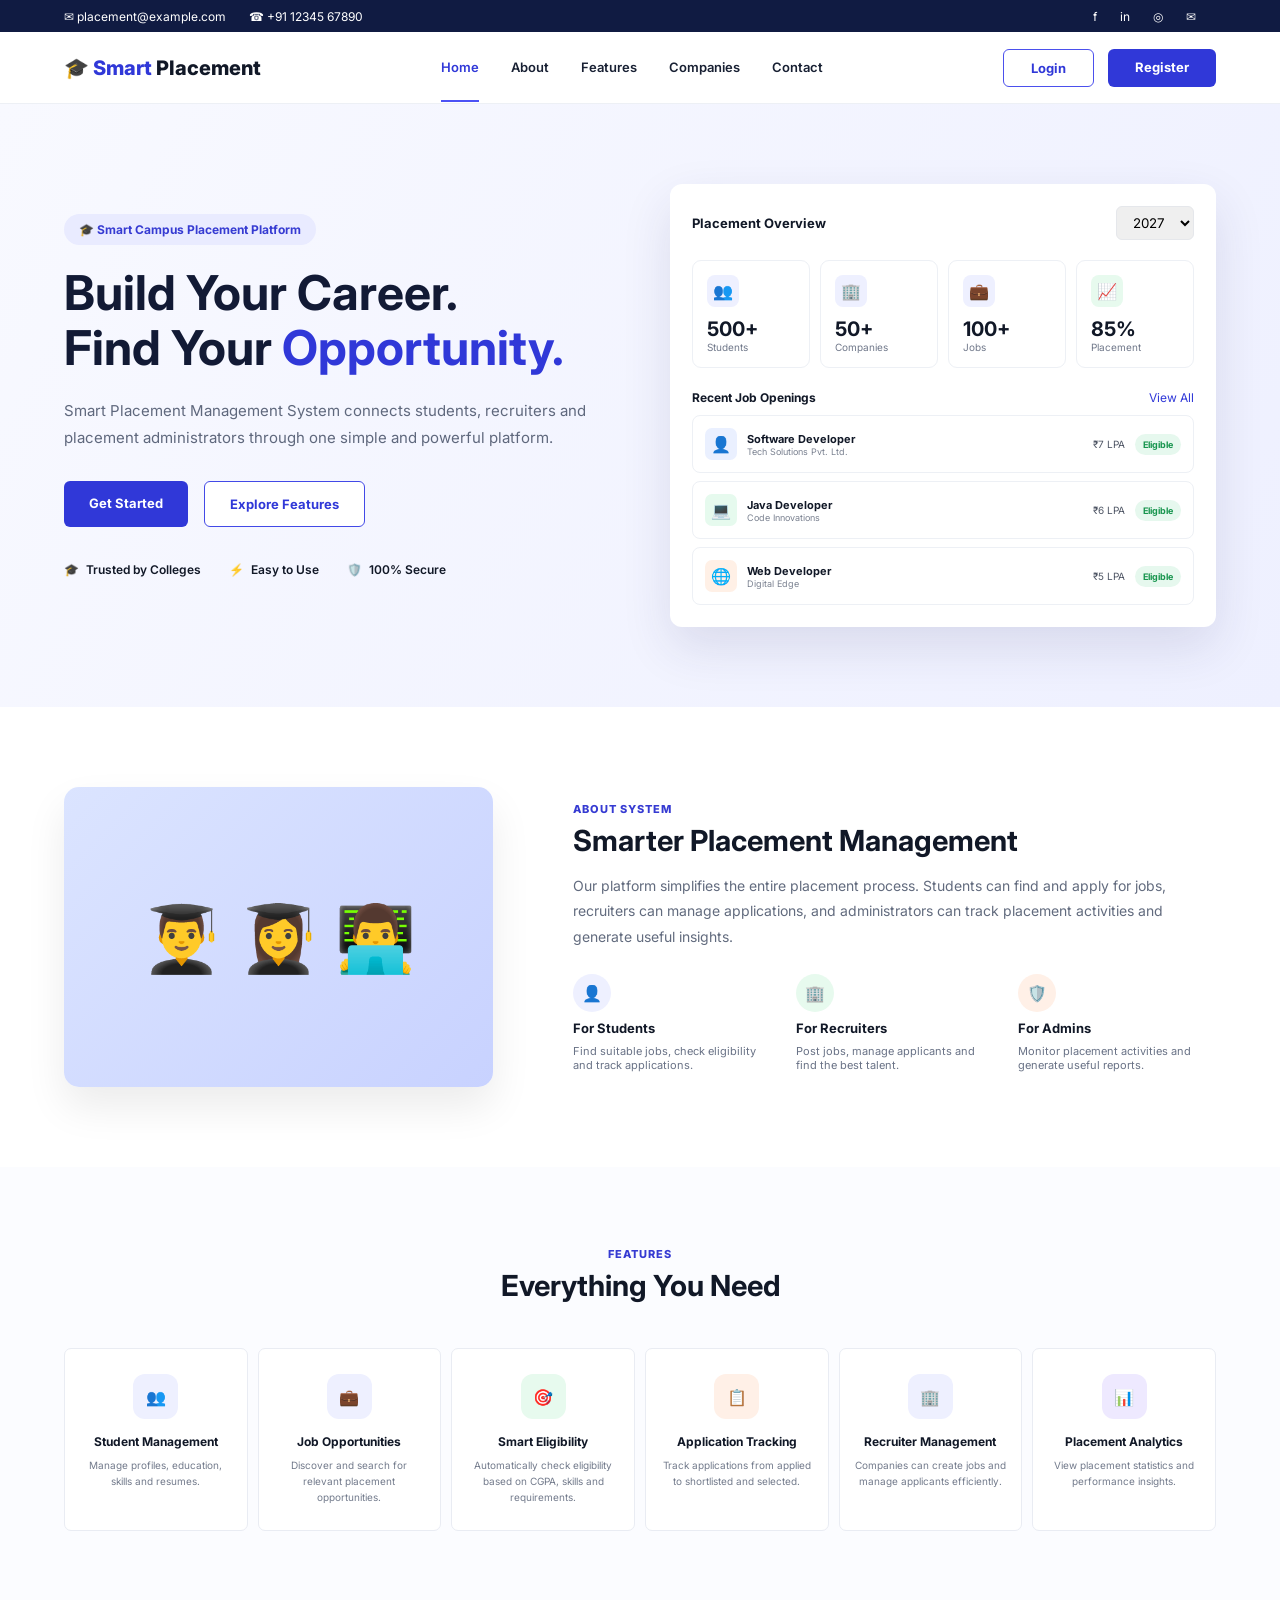
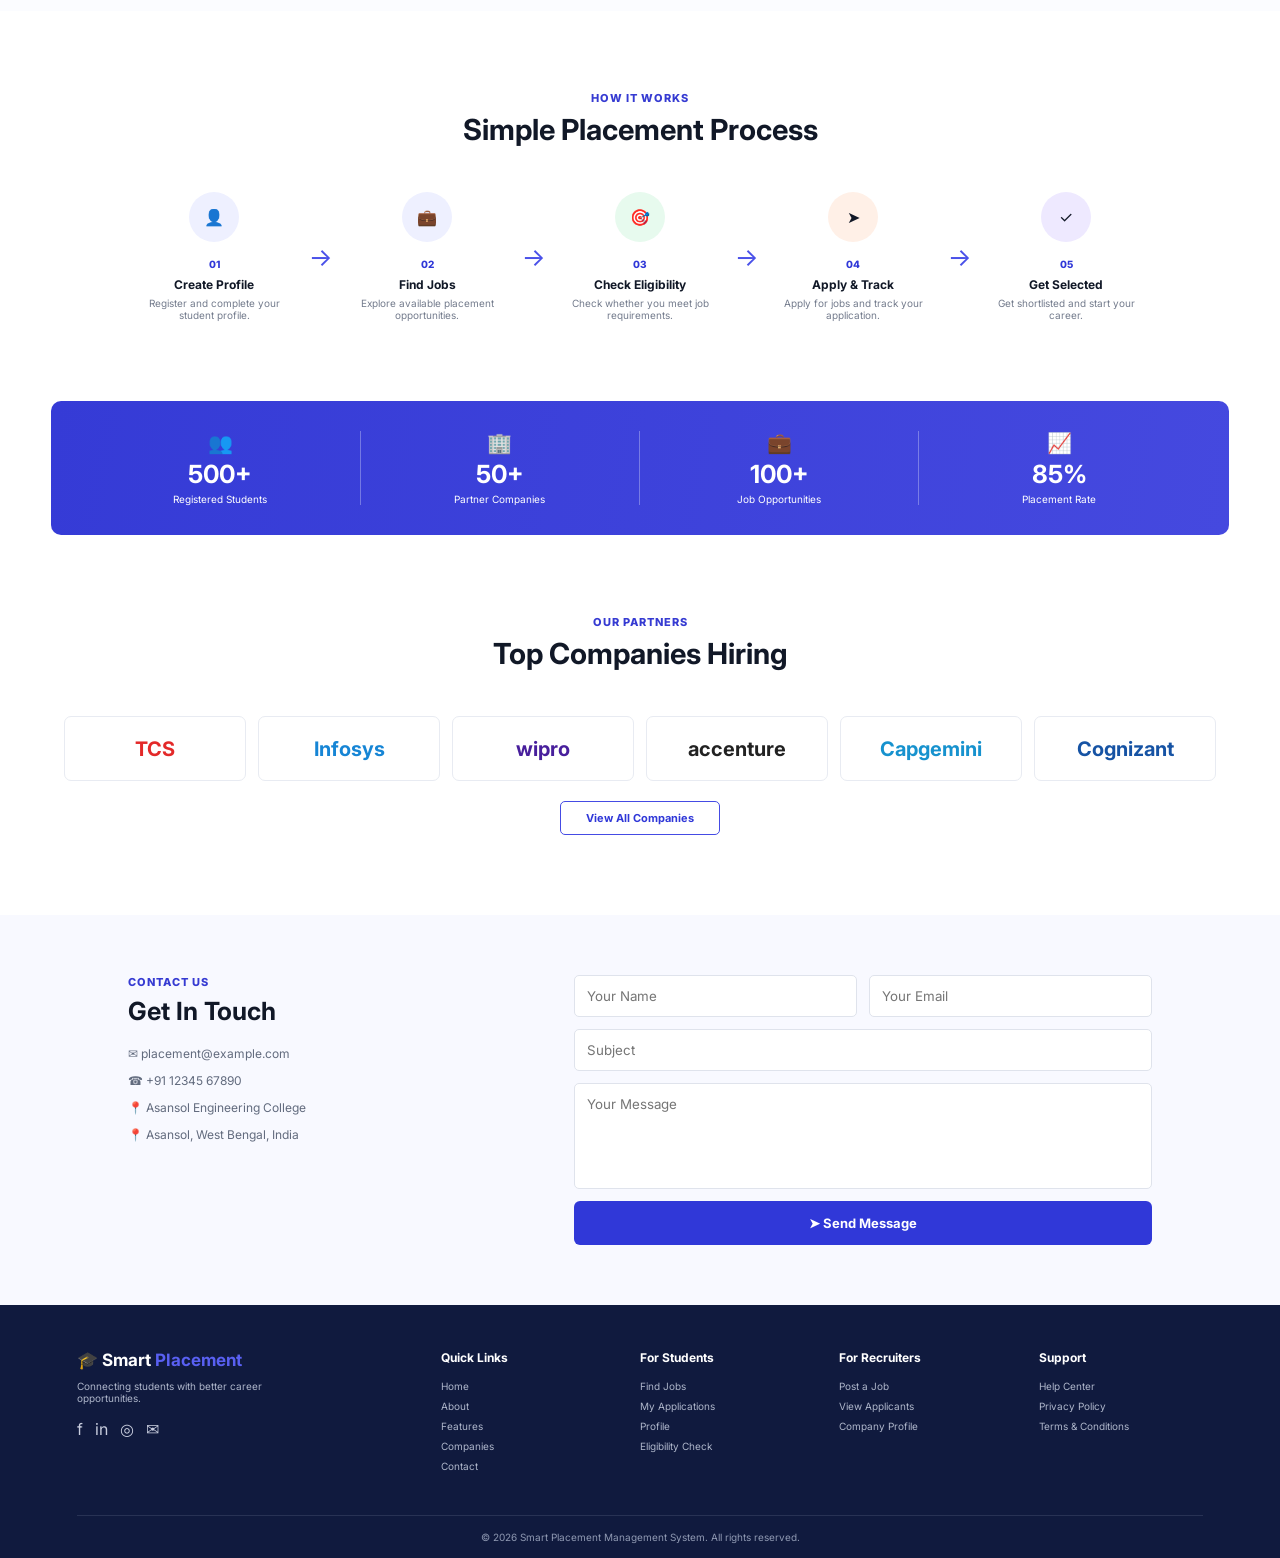
<file: frontend/index.html>
<!DOCTYPE html>
<html lang="en">

<head>
    <meta charset="UTF-8">
    <meta name="viewport" content="width=device-width, initial-scale=1.0">

    <title>Smart Placement Management System</title>

    <link rel="stylesheet" href="./css/style.css">
    <script src="./js/script.js"></script>
</head>
    <!-- TOP BAR -->
    <div class="top-bar">
        <div>
            <span>✉ placement@example.com</span>
            <span>☎ +91 12345 67890</span>
        </div>

        <div>
            <span>f</span>
            <span>in</span>
            <span>◎</span>
            <span>✉</span>
        </div>
    </div>


    <!-- NAVBAR -->
    <header class="navbar">

        <div class="logo">
            🎓 <span>Smart</span> Placement
        </div>

        <nav id="navMenu">
            <a href="#home" class="active">Home</a>
            <a href="#about">About</a>
            <a href="#features">Features</a>
            <a href="#companies">Companies</a>
            <a href="#contact">Contact</a>
        </nav>

        <div class="nav-buttons">
            <a href="login.html" class="login-btn">Login</a>
            <a href="register.html" class="register-btn">Register</a>
        </div>

        <button class="menu-btn" id="menuBtn">☰</button>

    </header>


    <!-- HERO -->
    <section class="hero" id="home">

        <div class="hero-left">

            <div class="tag">
                🎓 Smart Campus Placement Platform
            </div>

            <h1>
                Build Your Career.
                <br>
                Find Your
                <span>Opportunity.</span>
            </h1>

            <p>
                Smart Placement Management System connects students,
                recruiters and placement administrators through one
                simple and powerful platform.
            </p>

            <div class="hero-buttons">

                <a href="register.html" class="btn-primary">
                    Get Started
                </a>

                <a href="#features" class="btn-outline">
                    Explore Features
                </a>

            </div>

            <div class="trust">

                <div>
                    🎓
                    <span>Trusted by Colleges</span>
                </div>

                <div>
                    ⚡
                    <span>Easy to Use</span>
                </div>

                <div>
                    🛡️
                    <span>100% Secure</span>
                </div>

            </div>

        </div>


        <!-- DASHBOARD PREVIEW -->
        <div class="dashboard-preview">

            <div class="dashboard-header">
                <strong>Placement Overview</strong>

                <select>
                    <option>2027</option>
                    <option>2026</option>
                    <option>2025</option>
                </select>
            </div>


            <div class="dashboard-stats">

                <div class="dashboard-stat">
                    <div class="stat-icon">👥</div>
                    <h2>500+</h2>
                    <p>Students</p>
                </div>

                <div class="dashboard-stat">
                    <div class="stat-icon">🏢</div>
                    <h2>50+</h2>
                    <p>Companies</p>
                </div>

                <div class="dashboard-stat">
                    <div class="stat-icon">💼</div>
                    <h2>100+</h2>
                    <p>Jobs</p>
                </div>

                <div class="dashboard-stat">
                    <div class="stat-icon green">📈</div>
                    <h2>85%</h2>
                    <p>Placement</p>
                </div>

            </div>


            <div class="recent-header">
                <strong>Recent Job Openings</strong>
                <a href="#">View All</a>
            </div>


            <div class="job">

                <div class="job-icon">👤</div>

                <div class="job-info">
                    <strong>Software Developer</strong>
                    <span>Tech Solutions Pvt. Ltd.</span>
                </div>

                <span class="salary">₹7 LPA</span>

                <span class="eligible">Eligible</span>

            </div>


            <div class="job">

                <div class="job-icon green-icon">💻</div>

                <div class="job-info">
                    <strong>Java Developer</strong>
                    <span>Code Innovations</span>
                </div>

                <span class="salary">₹6 LPA</span>

                <span class="eligible">Eligible</span>

            </div>


            <div class="job">

                <div class="job-icon orange-icon">🌐</div>

                <div class="job-info">
                    <strong>Web Developer</strong>
                    <span>Digital Edge</span>
                </div>

                <span class="salary">₹5 LPA</span>

                <span class="eligible">Eligible</span>

            </div>

        </div>

    </section>


    <!-- ABOUT -->
    <section class="about section" id="about">

        <div class="about-image">

            <div class="student-image">
                👨‍🎓 👩‍🎓 👨‍💻
            </div>

            <div class="dots"></div>

        </div>


        <div class="about-content">

            <div class="small-title">
                ABOUT SYSTEM
            </div>

            <h2>
                Smarter Placement Management
            </h2>

            <p>
                Our platform simplifies the entire placement process.
                Students can find and apply for jobs, recruiters can
                manage applications, and administrators can track
                placement activities and generate useful insights.
            </p>


            <div class="about-cards">

                <div>
                    <div class="about-icon blue">👤</div>
                    <h3>For Students</h3>
                    <p>
                        Find suitable jobs, check eligibility
                        and track applications.
                    </p>
                </div>

                <div>
                    <div class="about-icon green">🏢</div>
                    <h3>For Recruiters</h3>
                    <p>
                        Post jobs, manage applicants
                        and find the best talent.
                    </p>
                </div>

                <div>
                    <div class="about-icon orange">🛡️</div>
                    <h3>For Admins</h3>
                    <p>
                        Monitor placement activities
                        and generate useful reports.
                    </p>
                </div>

            </div>

        </div>

    </section>


    <!-- FEATURES -->
    <section class="features section" id="features">

        <div class="section-heading">
            <div class="small-title">FEATURES</div>
            <h2>Everything You Need</h2>
        </div>


        <div class="feature-grid">

            <div class="feature-card">
                <div class="feature-icon blue">👥</div>
                <h3>Student Management</h3>
                <p>
                    Manage profiles, education,
                    skills and resumes.
                </p>
            </div>


            <div class="feature-card">
                <div class="feature-icon blue">💼</div>
                <h3>Job Opportunities</h3>
                <p>
                    Discover and search for relevant
                    placement opportunities.
                </p>
            </div>


            <div class="feature-card">
                <div class="feature-icon green">🎯</div>
                <h3>Smart Eligibility</h3>
                <p>
                    Automatically check eligibility
                    based on CGPA, skills and requirements.
                </p>
            </div>


            <div class="feature-card">
                <div class="feature-icon orange">📋</div>
                <h3>Application Tracking</h3>
                <p>
                    Track applications from applied
                    to shortlisted and selected.
                </p>
            </div>


            <div class="feature-card">
                <div class="feature-icon blue">🏢</div>
                <h3>Recruiter Management</h3>
                <p>
                    Companies can create jobs and
                    manage applicants efficiently.
                </p>
            </div>


            <div class="feature-card">
                <div class="feature-icon purple">📊</div>
                <h3>Placement Analytics</h3>
                <p>
                    View placement statistics and
                    performance insights.
                </p>
            </div>

        </div>

    </section>


    <!-- HOW IT WORKS -->
    <section class="how section">

        <div class="section-heading">
            <div class="small-title">HOW IT WORKS</div>
            <h2>Simple Placement Process</h2>
        </div>


        <div class="steps">

            <div class="step">
                <div class="step-circle blue">👤</div>
                <span>01</span>
                <h3>Create Profile</h3>
                <p>Register and complete your student profile.</p>
            </div>

            <div class="arrow">→</div>

            <div class="step">
                <div class="step-circle blue">💼</div>
                <span>02</span>
                <h3>Find Jobs</h3>
                <p>Explore available placement opportunities.</p>
            </div>

            <div class="arrow">→</div>

            <div class="step">
                <div class="step-circle green">🎯</div>
                <span>03</span>
                <h3>Check Eligibility</h3>
                <p>Check whether you meet job requirements.</p>
            </div>

            <div class="arrow">→</div>

            <div class="step">
                <div class="step-circle orange">➤</div>
                <span>04</span>
                <h3>Apply & Track</h3>
                <p>Apply for jobs and track your application.</p>
            </div>

            <div class="arrow">→</div>

            <div class="step">
                <div class="step-circle purple">✓</div>
                <span>05</span>
                <h3>Get Selected</h3>
                <p>Get shortlisted and start your career.</p>
            </div>

        </div>

    </section>


    <!-- STATISTICS -->
    <section class="statistics">

        <div>
            <span>👥</span>
            <h2>500+</h2>
            <p>Registered Students</p>
        </div>

        <div>
            <span>🏢</span>
            <h2>50+</h2>
            <p>Partner Companies</p>
        </div>

        <div>
            <span>💼</span>
            <h2>100+</h2>
            <p>Job Opportunities</p>
        </div>

        <div>
            <span>📈</span>
            <h2>85%</h2>
            <p>Placement Rate</p>
        </div>

    </section>


    <!-- COMPANIES -->
    <section class="companies section" id="companies">

        <div class="section-heading">
            <div class="small-title">OUR PARTNERS</div>
            <h2>Top Companies Hiring</h2>
        </div>


        <div class="company-grid">

            <div class="company">
                <strong class="tcs">TCS</strong>
            </div>

            <div class="company">
                <strong class="infosys">Infosys</strong>
            </div>

            <div class="company">
                <strong class="wipro">wipro</strong>
            </div>

            <div class="company">
                <strong class="accenture">accenture</strong>
            </div>

            <div class="company">
                <strong class="capgemini">Capgemini</strong>
            </div>

            <div class="company">
                <strong class="cognizant">Cognizant</strong>
            </div>

        </div>

        <div class="center">
            <button class="view-company">
                View All Companies
            </button>
        </div>

    </section>


    <!-- CONTACT -->
    <section class="contact" id="contact">

        <div class="contact-info">

            <div class="small-title">
                CONTACT US
            </div>

            <h2>Get In Touch</h2>

            <p>✉ placement@example.com</p>
            <p>☎ +91 12345 67890</p>
            <p>📍 Asansol Engineering College</p>
            <p>📍 Asansol, West Bengal, India</p>

        </div>


        <form class="contact-form" id="contactForm">

            <div class="form-row">

                <input
                    type="text"
                    id="name"
                    placeholder="Your Name"
                    required
                >

                <input
                    type="email"
                    id="email"
                    placeholder="Your Email"
                    required
                >

            </div>

            <input
                type="text"
                id="subject"
                placeholder="Subject"
                required
            >

            <textarea
                id="message"
                rows="5"
                placeholder="Your Message"
                required
            ></textarea>

            <button type="submit" class="btn-primary">
                ➤ Send Message
            </button>

        </form>

    </section>


    <!-- FOOTER -->
    <footer>

        <div class="footer-grid">

            <div>
                <h2>🎓 Smart <span>Placement</span></h2>

                <p>
                    Connecting students with better
                    career opportunities.
                </p>

                <div class="social">
                    f &nbsp; in &nbsp; ◎ &nbsp; ✉
                </div>
            </div>


            <div>
                <h3>Quick Links</h3>
                <a href="#home">Home</a>
                <a href="#about">About</a>
                <a href="#features">Features</a>
                <a href="#companies">Companies</a>
                <a href="#contact">Contact</a>
            </div>


            <div>
                <h3>For Students</h3>
                <a href="#">Find Jobs</a>
                <a href="#">My Applications</a>
                <a href="#">Profile</a>
                <a href="#">Eligibility Check</a>
            </div>


            <div>
                <h3>For Recruiters</h3>
                <a href="#">Post a Job</a>
                <a href="#">View Applicants</a>
                <a href="#">Company Profile</a>
            </div>


            <div>
                <h3>Support</h3>
                <a href="#">Help Center</a>
                <a href="#">Privacy Policy</a>
                <a href="#">Terms & Conditions</a>
            </div>

        </div>


        <div class="copyright">
            © 2026 Smart Placement Management System.
            All rights reserved.
        </div>

    </footer>


   

</body>

</html>
</file>
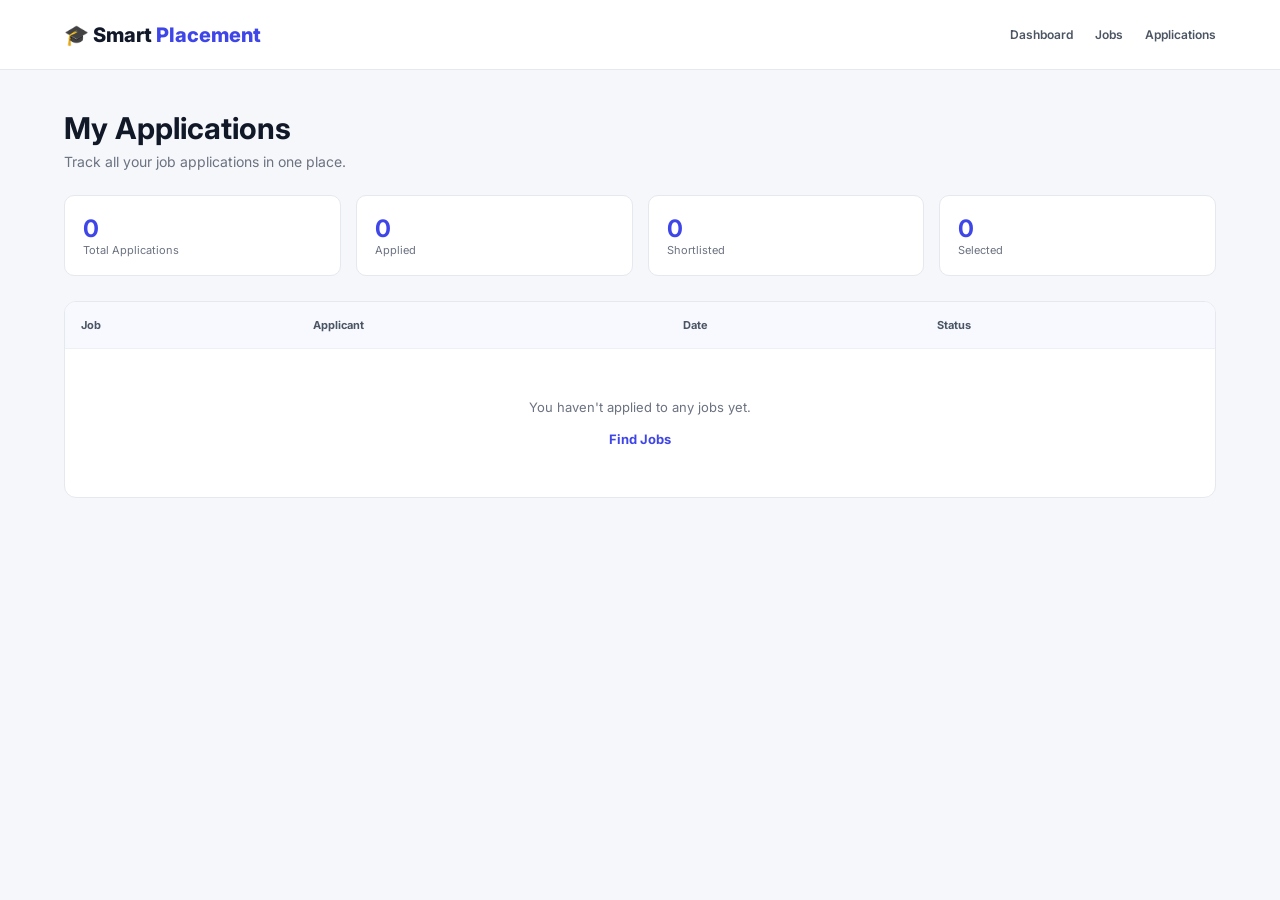
<file: frontend/application.html>
<!DOCTYPE html>
<html lang="en">

<head>

    <meta charset="UTF-8">
    <meta name="viewport" content="width=device-width, initial-scale=1.0">

    <title>My Applications | Smart Placement</title>

    <link rel="stylesheet" href="./css/style.css">

    <style>

        body {
            background: #f6f7fb;
        }

        .application-nav {

            height: 70px;

            padding: 0 5%;

            display: flex;
            align-items: center;
            justify-content: space-between;

            background: #ffffff;

            border-bottom: 1px solid #e6e8ef;
        }

        .application-logo {

            font-size: 20px;
            font-weight: 800;
        }

        .application-logo span {
            color: #3f46e8;
        }

        .application-nav-links {
            display: flex;
            gap: 22px;
        }

        .application-nav-links a {
            font-size: 12px;
            font-weight: 600;
            color: #4b5563;
        }

        .application-nav-links a:hover {
            color: #3f46e8;
        }

        .applications-page {

            padding: 40px 5%;
        }

        .applications-title {

            margin-bottom: 25px;
        }

        .applications-title h1 {

            font-size: 30px;

            margin-bottom: 7px;
        }

        .applications-title p {

            color: #6b7280;

            font-size: 14px;
        }

        .application-summary {

            display: grid;

            grid-template-columns:
                repeat(4, 1fr);

            gap: 15px;

            margin-bottom: 25px;
        }

        .summary-card {

            background: #ffffff;

            border: 1px solid #e6e8ef;

            border-radius: 10px;

            padding: 18px;
        }

        .summary-card h2 {

            color: #3f46e8;

            font-size: 24px;
        }

        .summary-card p {

            color: #6b7280;

            font-size: 11px;
        }

        .application-table-container {

            background: #ffffff;

            border: 1px solid #e6e8ef;

            border-radius: 12px;

            overflow-x: auto;
        }

        table {

            width: 100%;

            border-collapse: collapse;

            min-width: 750px;
        }

        th,
        td {

            padding: 16px;

            text-align: left;

            border-bottom: 1px solid #edf0f5;

            font-size: 12px;
        }

        th {

            background: #f8f9ff;

            color: #4b5563;

            font-size: 11px;
        }

        td {

            color: #374151;
        }

        .status {

            display: inline-block;

            padding: 6px 10px;

            border-radius: 20px;

            font-size: 9px;

            font-weight: 700;
        }

        .status-applied {

            background: #e8edff;
            color: #3f46e8;
        }

        .status-shortlisted {

            background: #fff3d6;
            color: #b77900;
        }

        .status-selected {

            background: #e5f8ec;
            color: #15803d;
        }

        .status-rejected {

            background: #feecec;
            color: #dc2626;
        }

        .empty-message {

            text-align: center;

            padding: 50px;

            color: #6b7280;

            font-size: 13px;

            display: none;
        }

        @media(max-width: 800px) {

            .application-summary {

                grid-template-columns:
                    repeat(2, 1fr);
            }

        }

        @media(max-width: 600px) {

            .application-nav {

                padding: 0 20px;
            }

            .application-nav-links {

                display: none;
            }

            .applications-page {

                padding: 25px 20px;
            }

        }

    </style>

</head>


<body>


<header class="application-nav">

    <a
        href="student-dashboard.html"
        class="application-logo"
    >
        🎓 Smart <span>Placement</span>
    </a>


    <nav class="application-nav-links">

        <a href="student-dashboard.html">
            Dashboard
        </a>

        <a href="jobs.html">
            Jobs
        </a>

        <a href="applications.html">
            Applications
        </a>

    </nav>

</header>


<main class="applications-page">


    <div class="applications-title">

        <h1>
            My Applications
        </h1>

        <p>
            Track all your job applications in one place.
        </p>

    </div>


    <!-- SUMMARY -->

    <div class="application-summary">

        <div class="summary-card">

            <h2 id="totalApplications">
                0
            </h2>

            <p>
                Total Applications
            </p>

        </div>


        <div class="summary-card">

            <h2 id="appliedCount">
                0
            </h2>

            <p>
                Applied
            </p>

        </div>


        <div class="summary-card">

            <h2 id="shortlistedCount">
                0
            </h2>

            <p>
                Shortlisted
            </p>

        </div>


        <div class="summary-card">

            <h2 id="selectedCount">
                0
            </h2>

            <p>
                Selected
            </p>

        </div>

    </div>


    <!-- TABLE -->

    <div class="application-table-container">

        <table>

            <thead>

                <tr>

                    <th>
                        Job
                    </th>

                    <th>
                        Applicant
                    </th>

                    <th>
                        Date
                    </th>

                    <th>
                        Status
                    </th>

                </tr>

            </thead>


            <tbody id="applicationTable">

            </tbody>

        </table>


        <div
            class="empty-message"
            id="emptyMessage"
        >
            You haven't applied to any jobs yet.
            <br><br>

            <a
                href="jobs.html"
                style="color:#3f46e8;font-weight:700;"
            >
                Find Jobs
            </a>
        </div>

    </div>

</main>


<script src="./js/script.js"></script>


<script>

    const loggedInUser =
        JSON.parse(
            localStorage.getItem(
                "loggedInUser"
            )
        );


    const applications =
        JSON.parse(
            localStorage.getItem(
                "applications"
            )
        ) || [];


    const table =
        document.getElementById(
            "applicationTable"
        );


    const emptyMessage =
        document.getElementById(
            "emptyMessage"
        );


    const userApplications =
        applications.filter(
            application =>
                loggedInUser &&
                application.email ===
                loggedInUser.email
        );


    document.getElementById(
        "totalApplications"
    ).textContent =
        userApplications.length;


    document.getElementById(
        "appliedCount"
    ).textContent =
        userApplications.filter(
            item => item.status === "APPLIED"
        ).length;


    document.getElementById(
        "shortlistedCount"
    ).textContent =
        userApplications.filter(
            item => item.status === "SHORTLISTED"
        ).length;


    document.getElementById(
        "selectedCount"
    ).textContent =
        userApplications.filter(
            item => item.status === "SELECTED"
        ).length;


    if (userApplications.length === 0) {

        emptyMessage.style.display =
            "block";

    } else {

        userApplications.forEach(
            function(application) {

                const row =
                    document.createElement("tr");


                let statusClass =
                    "status-applied";


                if (
                    application.status ===
                    "SHORTLISTED"
                ) {

                    statusClass =
                        "status-shortlisted";

                }


                if (
                    application.status ===
                    "SELECTED"
                ) {

                    statusClass =
                        "status-selected";

                }


                if (
                    application.status ===
                    "REJECTED"
                ) {

                    statusClass =
                        "status-rejected";

                }


                row.innerHTML = `

                    <td>
                        <strong>
                            ${application.job}
                        </strong>
                    </td>

                    <td>
                        ${application.name}
                    </td>

                    <td>
                        ${application.appliedAt}
                    </td>

                    <td>
                        <span
                            class="status ${statusClass}"
                        >
                            ${application.status}
                        </span>
                    </td>

                `;


                table.appendChild(row);

            }
        );

    }

</script>


</body>

</html>
</file>
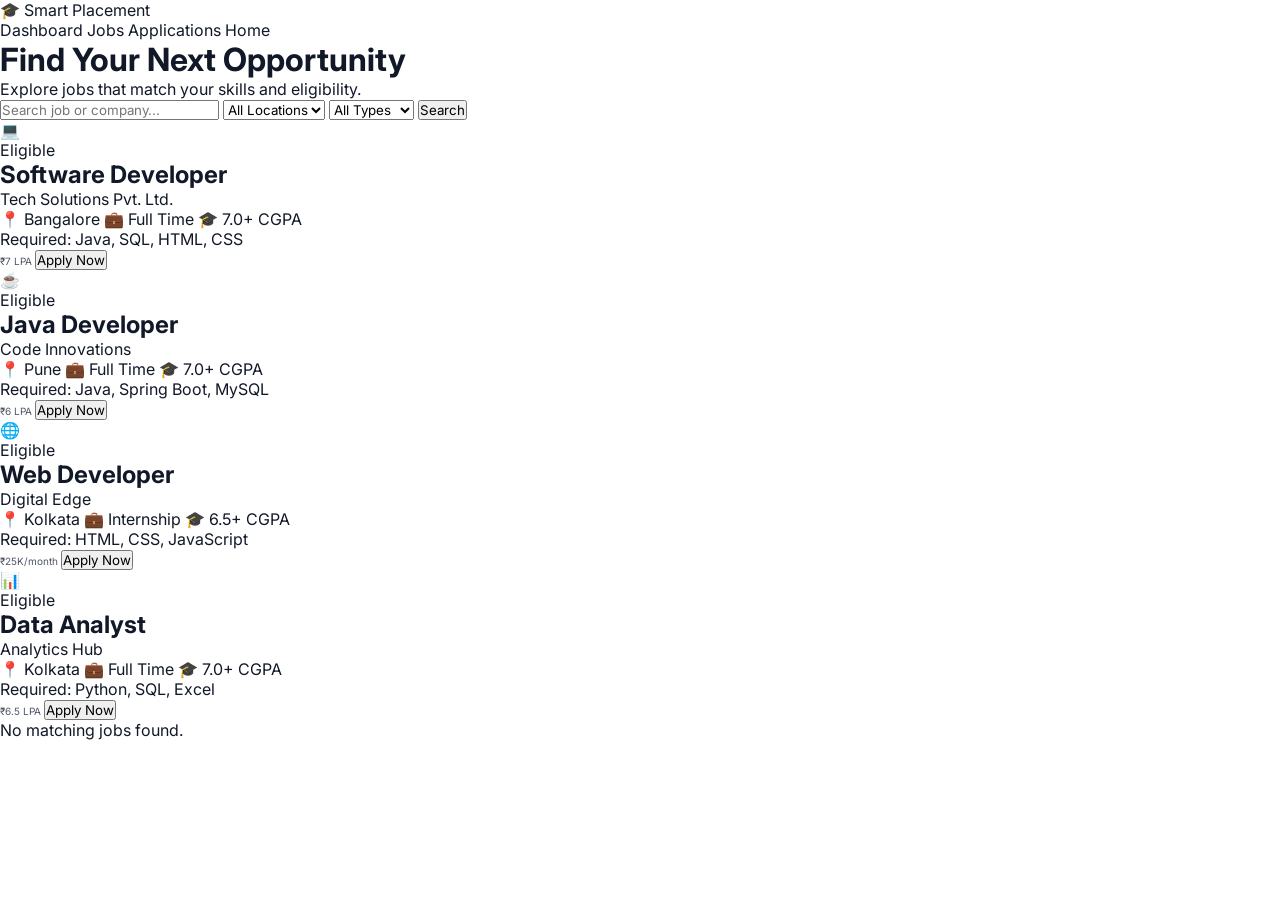
<file: frontend/jobs.html>
<!DOCTYPE html>
<html lang="en">

<head>
    <meta charset="UTF-8">
    <meta name="viewport" content="width=device-width, initial-scale=1.0">

    <title>Find Jobs | Smart Placement</title>

    <link rel="stylesheet" href="./css/style.css">
</head>

<body>

    <!-- ================= NAVBAR ================= -->

    <header class="jobs-nav">

        <a href="student-dashboard.html" class="jobs-logo">
            🎓 Smart <span>Placement</span>
        </a>

        <nav class="jobs-nav-links">

            <a href="student-dashboard.html">
                Dashboard
            </a>

            <a href="jobs.html">
                Jobs
            </a>

            <a href="applications.html">
                Applications
            </a>

            <a href="index.html">
                Home
            </a>

        </nav>

    </header>


    <!-- ================= MAIN ================= -->

    <main class="jobs-page">

        <div class="jobs-title">

            <h1>
                Find Your Next Opportunity
            </h1>

            <p>
                Explore jobs that match your skills and eligibility.
            </p>

        </div>


        <!-- ================= SEARCH ================= -->

        <div class="search-box">

            <input
                type="text"
                id="jobSearch"
                placeholder="Search job or company..."
            >


            <select id="locationFilter">

                <option value="all">
                    All Locations
                </option>

                <option value="Kolkata">
                    Kolkata
                </option>

                <option value="Bangalore">
                    Bangalore
                </option>

                <option value="Pune">
                    Pune
                </option>

            </select>


            <select id="jobTypeFilter">

                <option value="all">
                    All Types
                </option>

                <option value="Full Time">
                    Full Time
                </option>

                <option value="Internship">
                    Internship
                </option>

            </select>


            <button
                type="button"
                class="search-btn"
                id="searchJobs"
            >
                Search
            </button>

        </div>


        <!-- ================= JOB LIST ================= -->

        <div
            class="job-list"
            id="jobList"
        >


            <!-- JOB 1 -->

            <div
                class="job-card"
                data-job="software developer"
                data-company="tech solutions"
                data-location="Bangalore"
                data-type="Full Time"
            >

                <div class="job-card-header">

                    <div class="company-icon">
                        💻
                    </div>

                    <span class="eligible-tag">
                        Eligible
                    </span>

                </div>


                <h2>
                    Software Developer
                </h2>


                <p class="company-name">
                    Tech Solutions Pvt. Ltd.
                </p>


                <div class="job-details">

                    <span>
                        📍 Bangalore
                    </span>

                    <span>
                        💼 Full Time
                    </span>

                    <span>
                        🎓 7.0+ CGPA
                    </span>

                </div>


                <p class="skills">
                    Required: Java, SQL, HTML, CSS
                </p>


                <div class="job-footer">

                    <span class="salary">
                        ₹7 LPA
                    </span>


                    <button
                        type="button"
                        class="apply-btn"
                        data-job-name="Software Developer"
                    >
                        Apply Now
                    </button>

                </div>

            </div>


            <!-- JOB 2 -->

            <div
                class="job-card"
                data-job="java developer"
                data-company="code innovations"
                data-location="Pune"
                data-type="Full Time"
            >

                <div class="job-card-header">

                    <div class="company-icon">
                        ☕
                    </div>

                    <span class="eligible-tag">
                        Eligible
                    </span>

                </div>


                <h2>
                    Java Developer
                </h2>


                <p class="company-name">
                    Code Innovations
                </p>


                <div class="job-details">

                    <span>
                        📍 Pune
                    </span>

                    <span>
                        💼 Full Time
                    </span>

                    <span>
                        🎓 7.0+ CGPA
                    </span>

                </div>


                <p class="skills">
                    Required: Java, Spring Boot, MySQL
                </p>


                <div class="job-footer">

                    <span class="salary">
                        ₹6 LPA
                    </span>


                    <button
                        type="button"
                        class="apply-btn"
                        data-job-name="Java Developer"
                    >
                        Apply Now
                    </button>

                </div>

            </div>


            <!-- JOB 3 -->

            <div
                class="job-card"
                data-job="web developer"
                data-company="digital edge"
                data-location="Kolkata"
                data-type="Internship"
            >

                <div class="job-card-header">

                    <div class="company-icon">
                        🌐
                    </div>

                    <span class="eligible-tag">
                        Eligible
                    </span>

                </div>


                <h2>
                    Web Developer
                </h2>


                <p class="company-name">
                    Digital Edge
                </p>


                <div class="job-details">

                    <span>
                        📍 Kolkata
                    </span>

                    <span>
                        💼 Internship
                    </span>

                    <span>
                        🎓 6.5+ CGPA
                    </span>

                </div>


                <p class="skills">
                    Required: HTML, CSS, JavaScript
                </p>


                <div class="job-footer">

                    <span class="salary">
                        ₹25K/month
                    </span>


                    <button
                        type="button"
                        class="apply-btn"
                        data-job-name="Web Developer"
                    >
                        Apply Now
                    </button>

                </div>

            </div>


            <!-- JOB 4 -->

            <div
                class="job-card"
                data-job="data analyst"
                data-company="analytics hub"
                data-location="Kolkata"
                data-type="Full Time"
            >

                <div class="job-card-header">

                    <div class="company-icon">
                        📊
                    </div>

                    <span class="eligible-tag">
                        Eligible
                    </span>

                </div>


                <h2>
                    Data Analyst
                </h2>


                <p class="company-name">
                    Analytics Hub
                </p>


                <div class="job-details">

                    <span>
                        📍 Kolkata
                    </span>

                    <span>
                        💼 Full Time
                    </span>

                    <span>
                        🎓 7.0+ CGPA
                    </span>

                </div>


                <p class="skills">
                    Required: Python, SQL, Excel
                </p>


                <div class="job-footer">

                    <span class="salary">
                        ₹6.5 LPA
                    </span>


                    <button
                        type="button"
                        class="apply-btn"
                        data-job-name="Data Analyst"
                    >
                        Apply Now
                    </button>

                </div>

            </div>


            <!-- NO RESULT -->

            <div
                class="no-result"
                id="noResult"
            >
                No matching jobs found.
            </div>

        </div>

    </main>


    <!-- ONLY ONE JS FILE FOR THIS PAGE -->

    <script src="./js/jobs.js"></script>

</body>

</html>
</file>
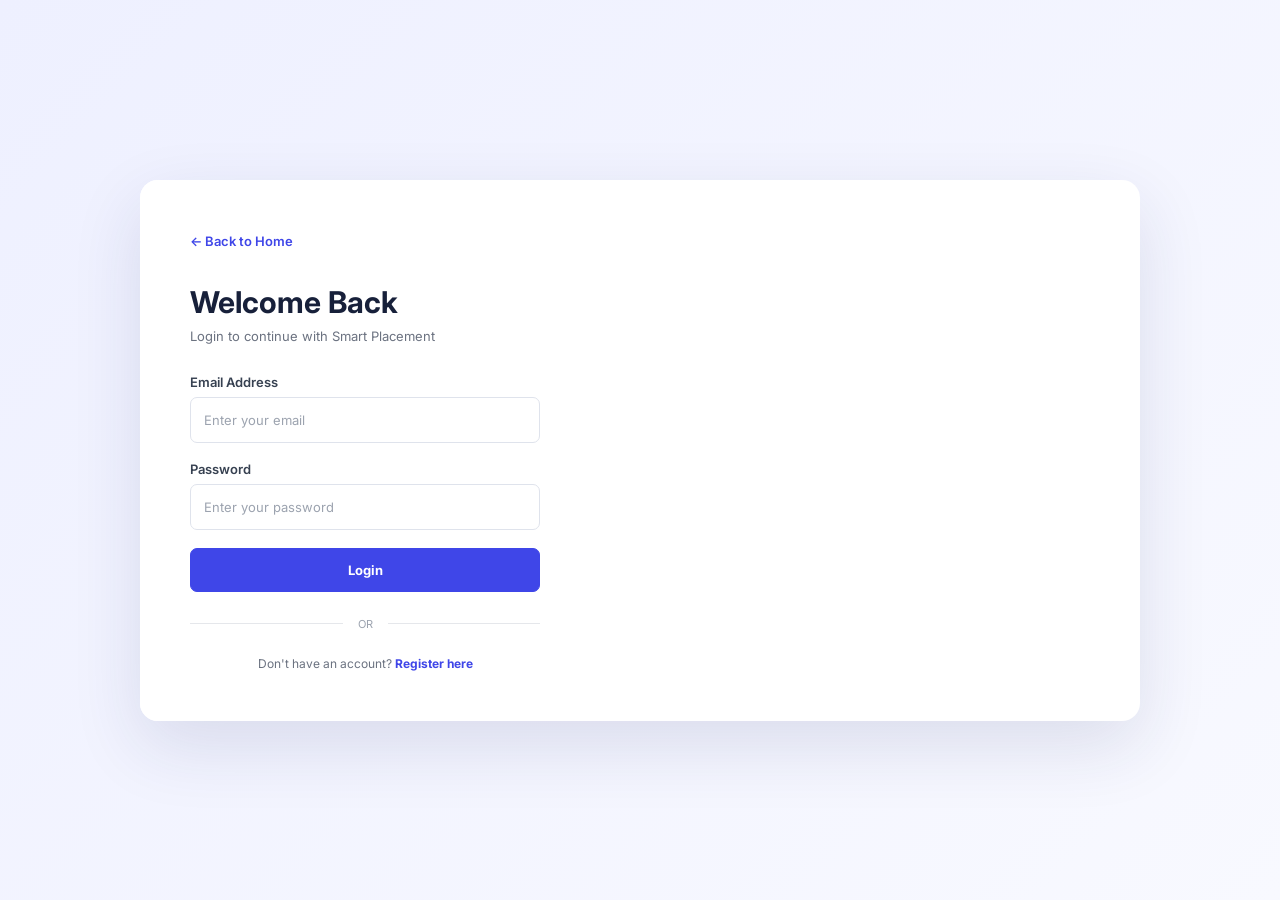
<file: frontend/login.html>
<!DOCTYPE html>
<html lang="en">

<head>

    <meta charset="UTF-8">

    <meta name="viewport"
          content="width=device-width, initial-scale=1.0">

    <title>Login | Smart Placement</title>

    <!-- Main CSS -->
    <link rel="stylesheet" href="./css/style.css">

    <!-- Authentication CSS -->
    <link rel="stylesheet" href="./css/auth.css">

</head>


<body>

    <div class="auth-page">

        <div class="auth-container">

            <div class="auth-form-container">

                <a href="index.html" class="back-home">
                    ← Back to Home
                </a>

                <h2>Welcome Back</h2>

                <p class="auth-subtitle">
                    Login to continue with Smart Placement
                </p>


                <form id="loginForm">

                    <div class="form-group">

                        <label for="loginEmail">
                            Email Address
                        </label>

                        <input
                            type="email"
                            id="loginEmail"
                            name="email"
                            placeholder="Enter your email"
                            required
                        >

                    </div>


                    <div class="form-group">

                        <label for="loginPassword">
                            Password
                        </label>

                        <input
                            type="password"
                            id="loginPassword"
                            name="password"
                            placeholder="Enter your password"
                            required
                        >

                    </div>


                    <button
                        type="submit"
                        class="auth-btn">
                        Login
                    </button>

                </form>


                <div class="divider">
                    <span>OR</span>
                </div>


                <p class="register-text">

                    Don't have an account?

                    <a href="register.html">
                        Register here
                    </a>

                </p>

            </div>

        </div>

    </div>


    <!-- Login JavaScript -->
    <script src="./js/login.js"></script>

</body>

</html>
</file>
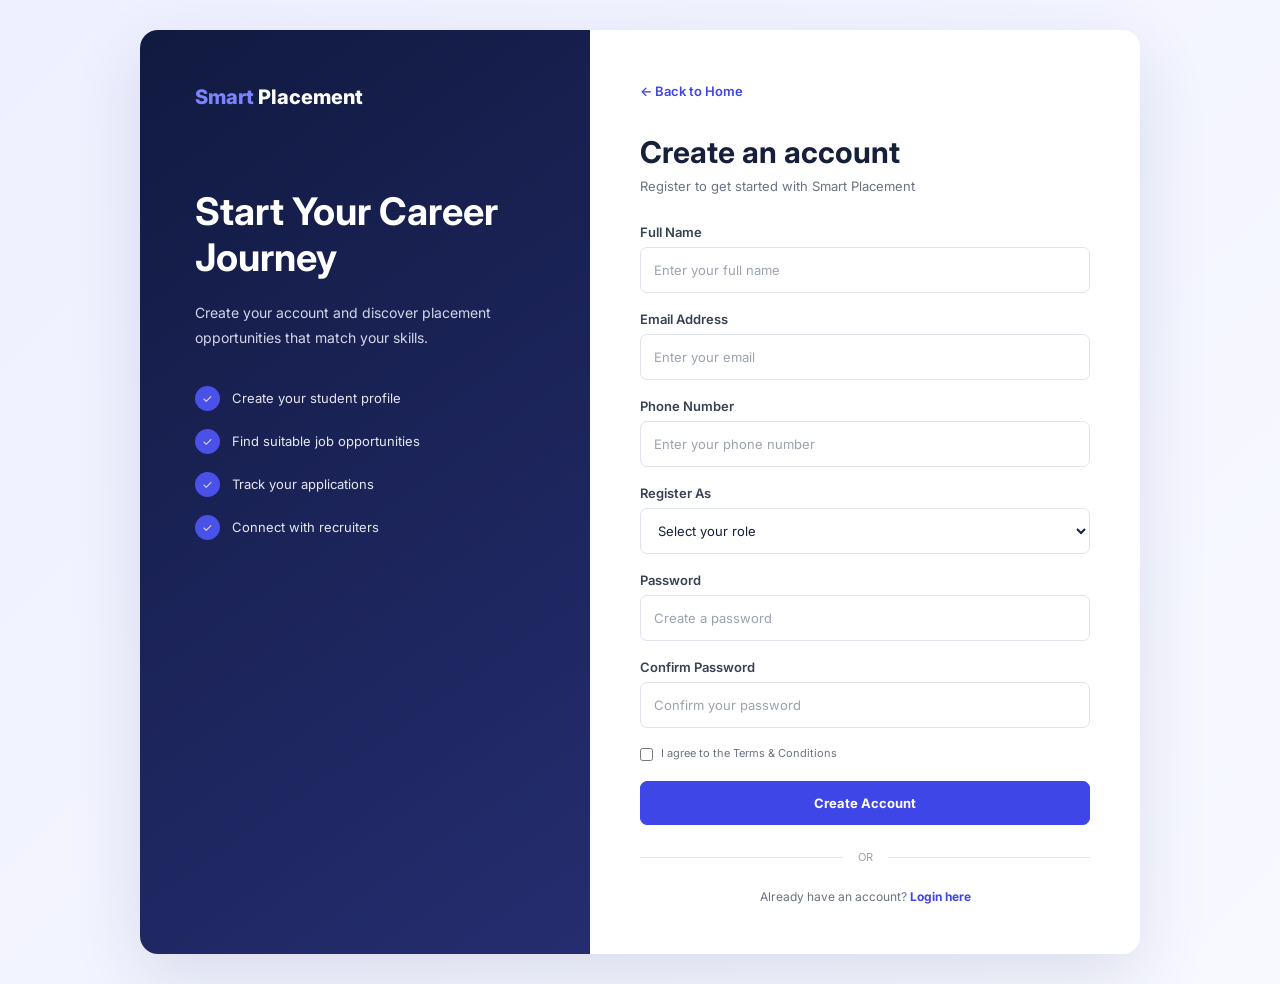
<file: frontend/register.html>
<!DOCTYPE html>
<html lang="en">

<head>
    <meta charset="UTF-8">
    <meta name="viewport" content="width=device-width, initial-scale=1.0">

    <title>Register | Smart Placement</title>

  
    <link rel="stylesheet" href="./css/style.css">
    <link rel="stylesheet" href="./css/auth.css">
</head>

<body>

    <div class="auth-page">

        <div class="auth-container">

            <!-- Left Side -->
            <div class="auth-info">

                <div class="logo">
                    <span>Smart</span> Placement
                </div>

                <h1>
                    Start Your Career Journey
                </h1>

                <p>
                    Create your account and discover placement
                    opportunities that match your skills.
                </p>

                <div class="auth-feature">
                    <span>✓</span>
                    Create your student profile
                </div>

                <div class="auth-feature">
                    <span>✓</span>
                    Find suitable job opportunities
                </div>

                <div class="auth-feature">
                    <span>✓</span>
                    Track your applications
                </div>

                <div class="auth-feature">
                    <span>✓</span>
                    Connect with recruiters
                </div>

            </div>


            <!-- Right Side -->
            <div class="auth-form-container">

                <a href="index.html" class="back-home">
                    ← Back to Home
                </a>

                <h2>Create an account</h2>

                <p class="auth-subtitle">
                    Register to get started with Smart Placement
                </p>


                <form id="registerForm">

                    <div class="form-group">

                        <label for="fullName">
                            Full Name
                        </label>

                        <input
                            type="text"
                            id="fullName"
                            name="fullName"
                            placeholder="Enter your full name"
                            required
                        >

                    </div>


                    <div class="form-group">

                        <label for="registerEmail">
                            Email Address
                        </label>

                        <input
                            type="email"
                            id="registerEmail"
                            name="email"
                            placeholder="Enter your email"
                            required
                        >

                    </div>


                    <div class="form-group">

                        <label for="phone">
                            Phone Number
                        </label>

                        <input
                            type="tel"
                            id="phone"
                            name="phone"
                            placeholder="Enter your phone number"
                            pattern="[0-9]{10}"
                            required
                        >

                    </div>


                    <div class="form-group">

                        <label for="role">
                            Register As
                        </label>

                        <select
                            id="role"
                            name="role"
                            required>

                            <option value="">
                                Select your role
                            </option>

                            <option value="student">
                                Student
                            </option>

                            <option value="recruiter">
                                Recruiter
                            </option>

                        </select>

                    </div>


                    <div class="form-group">

                        <label for="registerPassword">
                            Password
                        </label>

                        <input
                            type="password"
                            id="registerPassword"
                            name="password"
                            placeholder="Create a password"
                            minlength="6"
                            required
                        >

                    </div>


                    <div class="form-group">

                        <label for="confirmPassword">
                            Confirm Password
                        </label>

                        <input
                            type="password"
                            id="confirmPassword"
                            name="confirmPassword"
                            placeholder="Confirm your password"
                            minlength="6"
                            required
                        >

                    </div>


                    <label class="terms">

                       <input
                        type="checkbox"
                        id="terms"
                        required
                    >
                        <span>
                            I agree to the Terms & Conditions
                        </span>

                    </label>


                    <button
                        type="submit"
                        class="auth-btn">
                        Create Account
                    </button>

                </form>


                <div class="divider">
                    <span>OR</span>
                </div>


                <p class="register-text">

                    Already have an account?

                    <a href="login.html">
                        Login here
                    </a>

                </p>

            </div>

        </div>

    </div>


    <script src="./js/auth.js"></script>

</body>

</html>
</file>
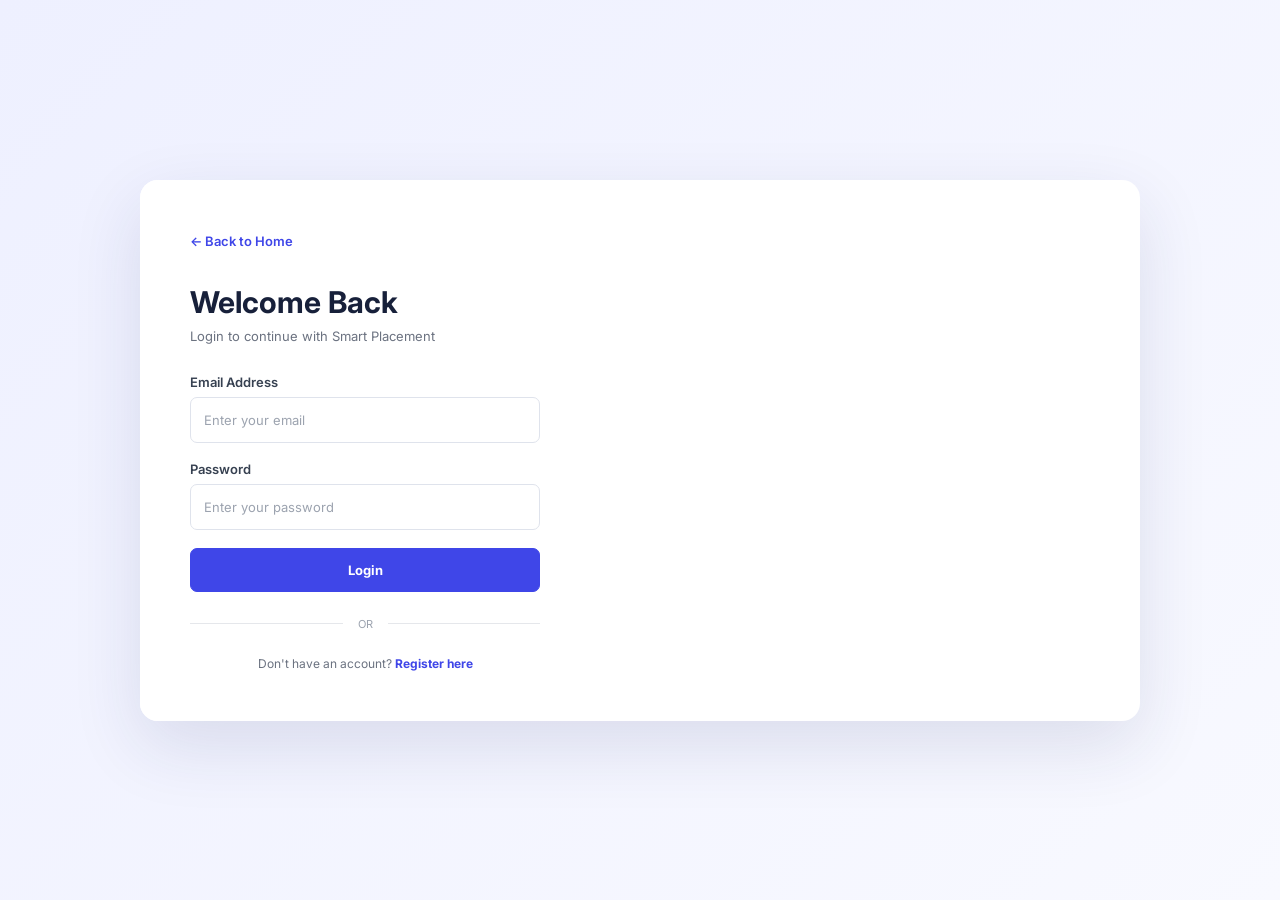
<file: frontend/student-dashboard.html>
<!DOCTYPE html>
<html lang="en">

<head>
    <meta charset="UTF-8">
    <meta name="viewport" content="width=device-width, initial-scale=1.0">

    <title>Student Dashboard | Smart Placement</title>

    <link rel="stylesheet" href="./css/style.css">
    <link rel="stylesheet" href="./css/dashboard.css">

    <style>
        body {
            background: #f6f7fb;
        }

        .dashboard-layout {
            min-height: 100vh;
        }

        .dashboard-nav {
            height: 70px;
            padding: 0 5%;
            background: #ffffff;
            border-bottom: 1px solid #e6e8ef;

            display: flex;
            align-items: center;
            justify-content: space-between;

            position: sticky;
            top: 0;
            z-index: 100;
        }

        .dashboard-logo {
            font-size: 20px;
            font-weight: 800;
            color: #17203a;
        }

        .dashboard-logo span {
            color: #3f46e8;
        }

        .dashboard-user {
            display: flex;
            align-items: center;
            gap: 15px;
        }

        .user-name {
            font-size: 13px;
            font-weight: 600;
        }

        .logout-btn {
            border: none;
            background: #ef4444;
            color: #ffffff;
            padding: 9px 16px;
            border-radius: 6px;
            cursor: pointer;
            font-size: 12px;
        }

        .dashboard-content {
            padding: 40px 5%;
        }

        .welcome-box {
            margin-bottom: 30px;
        }

        .welcome-box h1 {
            font-size: 30px;
            margin-bottom: 8px;
        }

        .welcome-box p {
            color: #6b7280;
            font-size: 14px;
        }

        .dashboard-cards {
            display: grid;
            grid-template-columns: repeat(4, 1fr);
            gap: 18px;
            margin-bottom: 30px;
        }

        .dashboard-card {
            background: #ffffff;
            border: 1px solid #e6e8ef;
            border-radius: 12px;
            padding: 22px;
        }

        .dashboard-card .icon {
            width: 40px;
            height: 40px;

            display: flex;
            align-items: center;
            justify-content: center;

            border-radius: 9px;
            background: #eef0ff;

            margin-bottom: 15px;
        }

        .dashboard-card h2 {
            font-size: 28px;
            color: #3f46e8;
        }

        .dashboard-card p {
            color: #6b7280;
            font-size: 12px;
            margin-top: 3px;
        }

        .dashboard-grid {
            display: grid;
            grid-template-columns: 1fr 1.5fr;
            gap: 20px;
        }

        .dashboard-section {
            background: #ffffff;
            border: 1px solid #e6e8ef;
            border-radius: 12px;
            padding: 25px;
            margin-bottom: 20px;
        }

        .dashboard-section h2 {
            font-size: 18px;
            margin-bottom: 20px;
        }

        .profile-item {
            padding: 13px;
            background: #f8f9ff;
            border-radius: 8px;
            margin-bottom: 10px;
        }

        .profile-item strong {
            display: block;
            font-size: 11px;
            margin-bottom: 4px;
        }

        .profile-item span {
            color: #6b7280;
            font-size: 13px;
        }

        .job-item {
            display: flex;
            align-items: center;
            gap: 15px;

            padding: 15px 0;

            border-bottom: 1px solid #edf0f5;
        }

        .job-item:last-child {
            border-bottom: none;
        }

        .job-logo {
            width: 42px;
            height: 42px;

            display: flex;
            align-items: center;
            justify-content: center;

            background: #eef0ff;
            border-radius: 9px;
        }

        .job-info {
            flex: 1;
        }

        .job-info h3 {
            font-size: 13px;
            margin-bottom: 4px;
        }

        .job-info p {
            color: #6b7280;
            font-size: 11px;
        }

        .job-status {
            color: #15803d;
            background: #e5f8ec;
            padding: 5px 9px;
            border-radius: 20px;
            font-size: 9px;
            font-weight: 700;
        }

        .quick-links {
            display: grid;
            grid-template-columns: 1fr 1fr;
            gap: 12px;
        }

        .quick-link {
            display: block;
            padding: 15px;
            background: #f8f9ff;
            border-radius: 8px;
            color: #3038d8;
            font-size: 12px;
            font-weight: 700;
            transition: .3s;
        }

        .quick-link:hover {
            background: #eef0ff;
            transform: translateY(-2px);
        }

        @media (max-width: 900px) {

            .dashboard-cards {
                grid-template-columns: repeat(2, 1fr);
            }

            .dashboard-grid {
                grid-template-columns: 1fr;
            }
        }

        @media (max-width: 600px) {

            .dashboard-cards {
                grid-template-columns: 1fr;
            }

            .dashboard-nav {
                padding: 0 20px;
            }

            .dashboard-content {
                padding: 25px 20px;
            }

            .job-item {
                align-items: flex-start;
            }
        }
    </style>
</head>

<body>

<div class="dashboard-layout">

    <!-- NAVBAR -->
    <header class="dashboard-nav">

        <a href="index.html" class="dashboard-logo">
            🎓 Smart <span>Placement</span>
        </a>

        <div class="dashboard-user">

            <span class="user-name" id="dashboardUser">
                Student
            </span>

            <button class="logout-btn" id="logoutBtn">
                Logout
            </button>

        </div>

    </header>


    <!-- MAIN -->
    <main class="dashboard-content">

        <div class="welcome-box">

            <h1>
                Welcome, <span id="studentName">Student</span> 👋
            </h1>

            <p>
                Find opportunities, check eligibility and track your applications.
            </p>

        </div>


        <!-- STATS -->
        <div class="dashboard-cards">

            <div class="dashboard-card">

                <div class="icon">💼</div>

                <h2>24</h2>
                <p>Available Jobs</p>

            </div>


            <div class="dashboard-card">

                <div class="icon">🎯</div>

                <h2>12</h2>
                <p>Eligible Jobs</p>

            </div>


            <div class="dashboard-card">

                <div class="icon">📋</div>

                <h2 id="applicationCount">0</h2>
                <p>My Applications</p>

            </div>


            <div class="dashboard-card">

                <div class="icon">📈</div>

                <h2>7.29</h2>
                <p>Current CGPA</p>

            </div>

        </div>


        <div class="dashboard-grid">

            <!-- PROFILE -->
            <div>

                <section class="dashboard-section">

                    <h2>My Profile</h2>

                    <div class="profile-item">
                        <strong>Full Name</strong>
                        <span id="profileName">-</span>
                    </div>

                    <div class="profile-item">
                        <strong>Email</strong>
                        <span id="profileEmail">-</span>
                    </div>

                    <div class="profile-item">
                        <strong>Phone</strong>
                        <span id="profilePhone">-</span>
                    </div>

                    <div class="profile-item">
                        <strong>Role</strong>
                        <span id="profileRole">Student</span>
                    </div>

                    <div class="profile-item">
                        <strong>Skills</strong>
                        <span>Java, HTML, CSS, JavaScript, SQL</span>
                    </div>

                </section>


                <!-- QUICK LINKS -->
                <section class="dashboard-section">

                    <h2>Quick Links</h2>

                    <div class="quick-links">

                        <a href="jobs.html" class="quick-link">
                            🔎 Find Jobs
                        </a>

                        <a href="applications.html" class="quick-link">
                            📋 Applications
                        </a>

                        <a href="#" class="quick-link">
                            👤 Edit Profile
                        </a>

                        <a href="#" class="quick-link">
                            📄 Resume
                        </a>

                    </div>

                </section>

            </div>


            <!-- JOBS -->
            <section class="dashboard-section">

                <h2>Recommended Jobs</h2>

                <div class="job-item">

                    <div class="job-logo">💻</div>

                    <div class="job-info">

                        <h3>Software Developer</h3>

                        <p>
                            Tech Solutions Pvt. Ltd. • ₹7 LPA
                        </p>

                    </div>

                    <span class="job-status">
                        Eligible
                    </span>

                </div>


                <div class="job-item">

                    <div class="job-logo">☕</div>

                    <div class="job-info">

                        <h3>Java Developer</h3>

                        <p>
                            Code Innovations • ₹6 LPA
                        </p>

                    </div>

                    <span class="job-status">
                        Eligible
                    </span>

                </div>


                <div class="job-item">

                    <div class="job-logo">🌐</div>

                    <div class="job-info">

                        <h3>Web Developer</h3>

                        <p>
                            Digital Edge • ₹5 LPA
                        </p>

                    </div>

                    <span class="job-status">
                        Eligible
                    </span>

                </div>


                <div class="job-item">

                    <div class="job-logo">📊</div>

                    <div class="job-info">

                        <h3>Data Analyst</h3>

                        <p>
                            Analytics Hub • ₹6.5 LPA
                        </p>

                    </div>

                    <span class="job-status">
                        Eligible
                    </span>

                </div>

            </section>

        </div>

    </main>

</div>


<script src="./js/dashboard.js"></script>

</body>

</html>
</file>
<file: frontend/css/style.css>
@import url('https://fonts.googleapis.com/css2?family=Inter:wght@400;500;600;700;800&display=swap');

* {
    margin: 0;
    padding: 0;
    box-sizing: border-box;
}

html {
    scroll-behavior: smooth;
}

body {
    font-family: 'Inter', sans-serif;
    color: #111827;
    background: #fff;
}

a {
    text-decoration: none;
    color: inherit;
}

button,
input,
textarea,
select {
    font-family: inherit;
}

.section {
    padding: 80px 5%;
}


/* ================= TOP BAR ================= */

.top-bar {
    height: 32px;
    padding: 0 5%;
    background: #101b42;
    color: white;

    display: flex;
    justify-content: space-between;
    align-items: center;

    font-size: 12px;
}

.top-bar span {
    margin-right: 20px;
}


/* ================= NAVBAR ================= */

.navbar {
    height: 72px;
    padding: 0 5%;

    display: flex;
    align-items: center;
    justify-content: space-between;

    background: white;
    border-bottom: 1px solid #edf0f5;

    position: sticky;
    top: 0;
    z-index: 1000;
}

.logo {
    font-size: 20px;
    font-weight: 800;
}

.logo span {
    color: #3038d8;
}

.navbar nav {
    display: flex;
    gap: 32px;
}

.navbar nav a {
    font-size: 13px;
    font-weight: 600;
    color: #182033;
    padding: 25px 0;
}

.navbar nav a:hover,
.navbar nav a.active {
    color: #3038d8;
    border-bottom: 2px solid #4c52f5;
}

.nav-buttons {
    display: flex;
    gap: 14px;
}

.login-btn,
.register-btn {
    padding: 10px 27px;
    border-radius: 6px;
    font-size: 13px;
    font-weight: 700;
}

.login-btn {
    border: 1px solid #4b50ed;
    color: #3038d8;
}

.register-btn {
    background: #3038d8;
    color: white;
}

.menu-btn {
    display: none;
    border: none;
    background: transparent;
    font-size: 25px;
}


/* ================= HERO ================= */

.hero {
    padding: 80px 5%;

    display: grid;
    grid-template-columns: 1fr 1fr;
    gap: 60px;

    background: linear-gradient(
        120deg,
        #f8f9ff,
        #eef0ff
    );
}

.hero-left {
    padding-top: 30px;
}

.tag {
    display: inline-block;

    background: #e9ebff;
    color: #363bd2;

    padding: 8px 15px;
    border-radius: 30px;

    font-size: 12px;
    font-weight: 700;

    margin-bottom: 20px;
}

.hero h1 {
    font-size: 48px;
    line-height: 1.15;
    color: #121a35;

    margin-bottom: 22px;
}

.hero h1 span {
    color: #3038d8;
}

.hero-left > p {
    color: #5f687d;
    font-size: 15px;
    line-height: 1.8;

    max-width: 600px;
}

.hero-buttons {
    display: flex;
    gap: 16px;
    margin-top: 30px;
}

.btn-primary,
.btn-outline {
    padding: 14px 25px;

    border-radius: 6px;

    font-size: 13px;
    font-weight: 700;

    cursor: pointer;
}

.btn-primary {
    background: #3038d8;
    color: white;
    border: none;
}

.btn-outline {
    border: 1px solid #4249e7;
    color: #3038d8;
    background: white;
}

.trust {
    display: flex;
    gap: 28px;
    margin-top: 35px;
}

.trust div {
    display: flex;
    gap: 7px;
    align-items: center;

    font-size: 12px;
    font-weight: 600;
}


/* ================= DASHBOARD ================= */

.dashboard-preview {
    background: white;

    padding: 22px;

    border-radius: 12px;

    box-shadow:
        0 20px 50px rgba(40, 45, 100, 0.12);

    align-self: center;
}

.dashboard-header {
    display: flex;
    justify-content: space-between;
    align-items: center;

    margin-bottom: 20px;

    font-size: 13px;
}

.dashboard-header select {
    border: 1px solid #e5e7eb;
    border-radius: 6px;
    padding: 7px 12px;
}


.dashboard-stats {
    display: grid;
    grid-template-columns: repeat(4, 1fr);
    gap: 10px;
}

.dashboard-stat {
    border: 1px solid #edf0f5;
    border-radius: 9px;

    padding: 14px;

    background: #fff;
}

.stat-icon {
    width: 32px;
    height: 32px;

    display: flex;
    align-items: center;
    justify-content: center;

    border-radius: 8px;

    background: #eef0ff;

    margin-bottom: 10px;
}

.dashboard-stat h2 {
    font-size: 20px;
}

.dashboard-stat p {
    color: #70788a;
    font-size: 10px;
}

.recent-header {
    display: flex;
    justify-content: space-between;

    margin: 22px 0 10px;

    font-size: 12px;
}

.recent-header a {
    color: #3038d8;
}

.job {
    display: flex;
    align-items: center;
    gap: 10px;

    padding: 12px;

    border: 1px solid #edf0f5;
    border-radius: 8px;

    margin-top: 8px;
}

.job-icon {
    width: 32px;
    height: 32px;

    background: #eaf0ff;

    display: flex;
    align-items: center;
    justify-content: center;

    border-radius: 7px;
}

.green-icon {
    background: #e6faee;
}

.orange-icon {
    background: #fff0e6;
}

.job-info {
    flex: 1;

    display: flex;
    flex-direction: column;
}

.job-info strong {
    font-size: 11px;
}

.job-info span {
    font-size: 9px;
    color: #7a8190;
}

.salary {
    font-size: 10px;
    color: #4f5665;
}

.eligible {
    background: #e6f8ee;
    color: #16944d;

    padding: 5px 8px;

    border-radius: 15px;

    font-size: 9px;
    font-weight: 700;
}


/* ================= SECTION TITLE ================= */

.section-heading {
    text-align: center;
    margin-bottom: 45px;
}

.small-title {
    color: #363bd2;
    font-size: 11px;
    font-weight: 800;
    letter-spacing: 1px;

    margin-bottom: 7px;
}

.section-heading h2 {
    font-size: 29px;
}


/* ================= ABOUT ================= */

.about {
    display: grid;
    grid-template-columns: 0.8fr 1.2fr;
    gap: 80px;

    align-items: center;
}

.about-image {
    position: relative;
}

.student-image {
    height: 300px;

    border-radius: 15px;

    background:
        linear-gradient(
            135deg,
            #dbe4ff,
            #c8d2ff
        );

    display: flex;
    align-items: center;
    justify-content: center;

    font-size: 65px;

    box-shadow: 0 20px 40px rgba(0,0,0,.08);
}

.about-content h2 {
    font-size: 29px;
    margin-bottom: 15px;
}

.about-content > p {
    color: #626b7e;
    font-size: 14px;
    line-height: 1.8;
    max-width: 650px;
}

.about-cards {
    display: grid;
    grid-template-columns: repeat(3,1fr);
    gap: 25px;

    margin-top: 25px;
}

.about-cards h3 {
    font-size: 13px;
    margin: 8px 0;
}

.about-cards p {
    font-size: 11px;
    color: #697286;
}

.about-icon {
    width: 38px;
    height: 38px;

    display: flex;
    align-items: center;
    justify-content: center;

    border-radius: 50%;
}

.blue {
    background: #eef0ff;
}

.green {
    background: #e7faee;
}

.orange {
    background: #fff0e7;
}

.purple {
    background: #eee9ff;
}


/* ================= FEATURES ================= */

.features {
    background: #fbfcff;
}

.feature-grid {
    display: grid;
    grid-template-columns: repeat(6, 1fr);
    gap: 10px;
}

.feature-card {
    background: white;

    border: 1px solid #e9ecf3;

    padding: 25px 14px;

    text-align: center;

    border-radius: 7px;

    transition: .3s;
}

.feature-card:hover {
    transform: translateY(-5px);

    box-shadow:
        0 15px 30px rgba(30,40,100,.08);
}

.feature-icon {
    width: 45px;
    height: 45px;

    margin: auto auto 15px;

    display: flex;
    align-items: center;
    justify-content: center;

    border-radius: 12px;
}

.feature-card h3 {
    font-size: 12px;
    margin-bottom: 8px;
}

.feature-card p {
    font-size: 10px;
    color: #737b8c;
    line-height: 1.6;
}


/* ================= HOW IT WORKS ================= */

.how {
    background: white;
}

.steps {
    display: flex;
    align-items: center;
    justify-content: center;
    gap: 15px;
}

.step {
    text-align: center;
    max-width: 160px;
}

.step-circle {
    width: 50px;
    height: 50px;

    margin: auto auto 10px;

    border-radius: 50%;

    display: flex;
    align-items: center;
    justify-content: center;
}

.step > span {
    color: #3038d8;
    font-size: 10px;
    font-weight: 800;
}

.step h3 {
    font-size: 12px;
    margin: 5px 0;
}

.step p {
    color: #747c8d;
    font-size: 10px;
}

.arrow {
    color: #4a51e9;
    font-size: 25px;
}


/* ================= STATISTICS ================= */

.statistics {
    margin: 0 4%;

    padding: 30px;

    border-radius: 10px;

    background: linear-gradient(
        100deg,
        #353bd6,
        #4549df
    );

    color: white;

    display: grid;
    grid-template-columns: repeat(4,1fr);

    text-align: center;
}

.statistics div {
    border-right: 1px solid rgba(255,255,255,.3);
}

.statistics div:last-child {
    border: none;
}

.statistics span {
    font-size: 20px;
}

.statistics h2 {
    font-size: 25px;
    margin: 4px 0;
}

.statistics p {
    font-size: 10px;
}


/* ================= COMPANIES ================= */

.company-grid {
    display: grid;
    grid-template-columns: repeat(6,1fr);
    gap: 12px;
}

.company {
    height: 65px;

    display: flex;
    align-items: center;
    justify-content: center;

    border: 1px solid #e8ebf2;

    border-radius: 7px;

    background: white;
}

.company strong {
    font-size: 20px;
}

.tcs {
    color: #e32929;
}

.infosys {
    color: #1685d5;
}

.wipro {
    color: #481f9c;
}

.accenture {
    color: #222;
}

.capgemini {
    color: #1792ce;
}

.cognizant {
    color: #1653a4;
}

.center {
    text-align: center;
    margin-top: 20px;
}

.view-company {
    padding: 9px 25px;

    border: 1px solid #454be4;

    background: white;

    color: #3038d8;

    border-radius: 5px;

    font-size: 11px;
    font-weight: 700;
}


/* ================= CONTACT ================= */

.contact {
    padding: 60px 10%;

    display: grid;
    grid-template-columns: .8fr 1.2fr;

    gap: 60px;

    background: #f8f9ff;
}

.contact h2 {
    font-size: 25px;
    margin-bottom: 20px;
}

.contact-info p {
    font-size: 12px;
    color: #626b7e;

    margin: 12px 0;
}

.contact-form {
    display: flex;
    flex-direction: column;
    gap: 12px;
}

.form-row {
    display: grid;
    grid-template-columns: 1fr 1fr;
    gap: 12px;
}

.contact-form input,
.contact-form textarea {
    width: 100%;

    padding: 12px;

    border: 1px solid #dfe3ec;

    border-radius: 5px;

    outline: none;

    background: white;
}

.contact-form input:focus,
.contact-form textarea:focus {
    border-color: #4147df;
}

.contact-form textarea {
    resize: none;
}


/* ================= FOOTER ================= */

footer {
    background: #101a3e;
    color: white;

    padding: 45px 6% 15px;
}

.footer-grid {
    display: grid;
    grid-template-columns: 2fr 1fr 1fr 1fr 1fr;
    gap: 35px;
}

.footer-grid h2 {
    font-size: 17px;
}

.footer-grid h2 span {
    color: #5960f2;
}

.footer-grid h3 {
    font-size: 12px;
    margin-bottom: 15px;
}

.footer-grid p {
    color: #aeb6ca;
    font-size: 10px;

    max-width: 220px;

    margin: 10px 0;
}

.footer-grid a {
    display: block;

    color: #aeb6ca;

    font-size: 10px;

    margin: 8px 0;
}

.footer-grid a:hover {
    color: white;
}

.social {
    margin-top: 15px;
    color: #c7ccdd;
}

.copyright {
    border-top: 1px solid #283254;

    margin-top: 35px;
    padding-top: 15px;

    text-align: center;

    color: #8f99b2;

    font-size: 10px;
}


/* ================= RESPONSIVE ================= */

@media (max-width: 1000px) {

    .hero {
        grid-template-columns: 1fr;
    }

    .feature-grid {
        grid-template-columns: repeat(3,1fr);
    }

    .company-grid {
        grid-template-columns: repeat(3,1fr);
    }

    .about {
        grid-template-columns: 1fr;
    }

    .contact {
        grid-template-columns: 1fr;
    }

    .footer-grid {
        grid-template-columns: repeat(2,1fr);
    }
}


@media (max-width: 700px) {

    .top-bar {
        display: none;
    }

    .navbar {
        height: 65px;
    }

    .navbar nav,
    .nav-buttons {
        display: none;
    }

    .menu-btn {
        display: block;
    }

    .hero {
        padding: 50px 6%;
    }

    .hero h1 {
        font-size: 38px;
    }

    .trust {
        flex-direction: column;
        gap: 12px;
    }

    .dashboard-stats {
        grid-template-columns: repeat(2,1fr);
    }

    .feature-grid {
        grid-template-columns: 1fr 1fr;
    }

    .about-cards {
        grid-template-columns: 1fr;
    }

    .steps {
        flex-direction: column;
    }

    .arrow {
        transform: rotate(90deg);
    }

    .statistics {
        grid-template-columns: 1fr 1fr;
        gap: 20px;
    }

    .statistics div {
        border: none;
    }

    .company-grid {
        grid-template-columns: 1fr 1fr;
    }

    .form-row {
        grid-template-columns: 1fr;
    }

    .footer-grid {
        grid-template-columns: 1fr;
    }
}
</file>
<file: frontend/css/auth.css>
/* =====================================================
   AUTHENTICATION PAGES
   LOGIN + REGISTER
===================================================== */

.auth-page {
    min-height: 100vh;

    display: flex;
    align-items: center;
    justify-content: center;

    padding: 30px;

    background: linear-gradient(
        135deg,
        #eef0ff,
        #f8f9ff
    );
}


/* MAIN AUTH CONTAINER */

.auth-container {
    width: 100%;
    max-width: 1000px;

    display: grid;
    grid-template-columns: 0.9fr 1.1fr;

    background: #ffffff;

    border-radius: 18px;

    overflow: hidden;

    box-shadow:
        0 25px 70px rgba(30, 40, 100, 0.12);
}


/* =====================================================
   LEFT SIDE
===================================================== */

.auth-info {
    padding: 55px;

    color: #ffffff;

    background: linear-gradient(
        145deg,
        #111a40,
        #252d70
    );
}

.auth-info .logo {
    margin-bottom: 80px;

    color: #ffffff;
}

.auth-info .logo span {
    color: #7b83ff;
}

.auth-info h1 {
    margin-bottom: 20px;

    font-size: 38px;
    line-height: 1.2;
}

.auth-info > p {
    margin-bottom: 35px;

    color: #d3d7e8;

    font-size: 14px;
    line-height: 1.8;
}


/* FEATURES */

.auth-feature {
    display: flex;
    align-items: center;
    gap: 12px;

    margin-bottom: 18px;

    color: #e6e8f2;

    font-size: 13px;
}

.auth-feature span {
    width: 25px;
    height: 25px;

    display: flex;
    align-items: center;
    justify-content: center;

    border-radius: 50%;

    background: #4a51e9;

    font-size: 12px;
}


/* =====================================================
   RIGHT SIDE
===================================================== */

.auth-form-container {
    padding: 50px;

    background: #ffffff;
}

.back-home {
    display: inline-block;

    margin-bottom: 35px;

    color: #3f46e8;

    font-size: 13px;
    font-weight: 600;
}

.back-home:hover {
    color: #3037c9;
}

.auth-form-container h2 {
    margin-bottom: 8px;

    color: #17203a;

    font-size: 30px;
    line-height: 1.2;
}

.auth-subtitle {
    margin-bottom: 30px;

    color: #6b7280;

    font-size: 13px;
}


/* =====================================================
   FORM
===================================================== */

.auth-form-container .form-group {
    margin-bottom: 18px;
}

.auth-form-container label {
    display: block;

    margin-bottom: 7px;

    color: #374151;

    font-size: 13px;
    font-weight: 600;
}

.auth-form-container input,
.auth-form-container select {
    width: 100%;
    height: 46px;

    padding: 0 13px;

    border: 1px solid #dfe3ec;
    border-radius: 7px;

    outline: none;

    color: #17203a;
    background: #ffffff;

    font-size: 13px;

    transition: 0.3s;
}

.auth-form-container input:focus,
.auth-form-container select:focus {
    border-color: #4148e8;

    box-shadow:
        0 0 0 3px #eef0ff;
}

.auth-form-container input::placeholder {
    color: #9ca3af;
}


/* =====================================================
   FORM OPTIONS
===================================================== */

.form-options {
    display: flex;
    align-items: center;
    justify-content: space-between;

    margin-bottom: 22px;

    font-size: 12px;
}

.remember-me {
    display: flex !important;
    align-items: center;
    gap: 7px;

    margin: 0 !important;

    color: #6b7280 !important;
    font-weight: 400 !important;
}

.remember-me input {
    width: auto;
    height: auto;
}

.forgot-password {
    color: #3f46e8;
    font-weight: 600;
}

.forgot-password:hover {
    text-decoration: underline;
}


/* =====================================================
   AUTH BUTTON
===================================================== */

.auth-btn {
    width: 100%;

    padding: 13px;

    border: 1px solid #3f46e8;
    border-radius: 7px;

    color: #ffffff;
    background: #3f46e8;

    font-size: 13px;
    font-weight: 700;

    cursor: pointer;

    transition: 0.3s;
}

.auth-btn:hover {
    background: #3037c9;

    transform: translateY(-1px);
}


/* =====================================================
   DIVIDER
===================================================== */

.divider {
    display: flex;
    align-items: center;
    gap: 15px;

    margin: 25px 0;

    color: #9ca3af;

    font-size: 11px;
}

.divider::before,
.divider::after {
    content: "";

    flex: 1;

    height: 1px;

    background: #e5e7eb;
}


/* =====================================================
   REGISTER / LOGIN TEXT
===================================================== */

.register-text {
    text-align: center;

    color: #6b7280;

    font-size: 12px;
}

.register-text a {
    color: #3f46e8;

    font-weight: 700;
}

.register-text a:hover {
    text-decoration: underline;
}


/* =====================================================
   TERMS
===================================================== */

.terms {
    display: flex !important;
    align-items: flex-start;
    gap: 8px;

    margin-bottom: 20px !important;

    color: #6b7280 !important;

    font-size: 11px !important;
    font-weight: 400 !important;
}

.terms input {
    width: auto !important;
    height: auto !important;

    margin-top: 2px;
}


/* =====================================================
   RESPONSIVE
===================================================== */

@media (max-width: 900px) {

    .auth-container {
        grid-template-columns: 1fr;

        max-width: 600px;
    }

    .auth-info {
        display: none;
    }
}


@media (max-width: 500px) {

    .auth-page {
        padding: 15px;
    }

    .auth-form-container {
        padding: 30px 22px;
    }

    .auth-form-container h2 {
        font-size: 25px;
    }

    .form-options {
        flex-direction: column;
        align-items: flex-start;
        gap: 10px;
    }
}
</file>
<file: frontend/css/dashboard.css>
/* =====================================================
   DASHBOARD
===================================================== */

.dashboard-page {
    min-height: 100vh;

    background: #f6f7fb;
}


/* =====================================================
   DASHBOARD NAVBAR
===================================================== */

.dashboard-nav {
    width: 100%;
    height: 70px;

    padding: 0 5%;

    display: flex;
    align-items: center;
    justify-content: space-between;

    background: #ffffff;

    border-bottom: 1px solid #e5e7ef;

    position: sticky;
    top: 0;

    z-index: 1000;
}

.dashboard-logo {
    color: #17203a;

    font-size: 20px;
    font-weight: 800;
}

.dashboard-logo span {
    color: #3f46e8;
}

.dashboard-user {
    display: flex;
    align-items: center;
    gap: 15px;
}

.user-name {
    color: #374151;

    font-size: 13px;
    font-weight: 600;
}

.logout-btn {
    padding: 9px 16px;

    border: none;
    border-radius: 6px;

    color: #ffffff;
    background: #ef4444;

    font-size: 11px;
    font-weight: 700;

    cursor: pointer;

    transition: 0.3s;
}

.logout-btn:hover {
    background: #dc2626;
}


/* =====================================================
   DASHBOARD CONTENT
===================================================== */

.dashboard-content {
    padding: 40px 5%;
}

.welcome-box {
    margin-bottom: 30px;
}

.welcome-box h1 {
    margin-bottom: 8px;

    color: #17203a;

    font-size: 30px;
    line-height: 1.2;
}

.welcome-box h1 span {
    color: #3f46e8;
}

.welcome-box p {
    color: #6b7280;

    font-size: 14px;
}


/* =====================================================
   STAT CARDS
===================================================== */

.dashboard-cards {
    display: grid;
    grid-template-columns: repeat(4, 1fr);

    gap: 18px;

    margin-bottom: 30px;
}

.dashboard-card {
    padding: 22px;

    background: #ffffff;

    border: 1px solid #e6e8ef;
    border-radius: 12px;

    transition: 0.3s;
}

.dashboard-card:hover {
    transform: translateY(-3px);

    box-shadow:
        0 12px 25px rgba(30, 40, 90, 0.06);
}

.dashboard-card .icon {
    width: 40px;
    height: 40px;

    display: flex;
    align-items: center;
    justify-content: center;

    margin-bottom: 15px;

    border-radius: 9px;

    background: #eef0ff;

    font-size: 18px;
}

.dashboard-card h2 {
    color: #3f46e8;

    font-size: 28px;
    line-height: 1.2;
}

.dashboard-card p {
    margin-top: 4px;

    color: #6b7280;

    font-size: 12px;
}


/* =====================================================
   MAIN DASHBOARD GRID
===================================================== */

.dashboard-grid {
    display: grid;

    grid-template-columns: 0.9fr 1.4fr;

    gap: 20px;
}


/* =====================================================
   DASHBOARD SECTION
===================================================== */

.dashboard-section {
    padding: 25px;

    margin-bottom: 20px;

    background: #ffffff;

    border: 1px solid #e6e8ef;
    border-radius: 12px;
}

.dashboard-section h2 {
    margin-bottom: 20px;

    color: #17203a;

    font-size: 18px;
}


/* =====================================================
   PROFILE
===================================================== */

.profile-item {
    padding: 14px;

    margin-bottom: 10px;

    border-radius: 8px;

    background: #f8f9ff;
}

.profile-item strong {
    display: block;

    margin-bottom: 5px;

    color: #374151;

    font-size: 11px;
}

.profile-item span {
    color: #6b7280;

    font-size: 13px;
}


/* =====================================================
   QUICK LINKS
===================================================== */

.quick-links {
    display: grid;

    grid-template-columns: 1fr 1fr;

    gap: 12px;
}

.quick-link {
    padding: 15px;

    border-radius: 8px;

    color: #3038d8;

    background: #f8f9ff;

    font-size: 12px;
    font-weight: 700;

    transition: 0.3s;
}

.quick-link:hover {
    background: #eef0ff;

    transform: translateY(-2px);
}


/* =====================================================
   JOB ITEM
===================================================== */

.job-item {
    display: flex;

    align-items: center;

    gap: 15px;

    padding: 15px 0;

    border-bottom: 1px solid #edf0f5;
}

.job-item:last-child {
    border-bottom: none;
}

.job-logo {
    width: 42px;
    height: 42px;

    flex-shrink: 0;

    display: flex;
    align-items: center;
    justify-content: center;

    border-radius: 9px;

    background: #eef0ff;

    font-size: 18px;
}

.job-info {
    flex: 1;
}

.job-info h3 {
    margin-bottom: 4px;

    color: #17203a;

    font-size: 13px;
}

.job-info p {
    color: #6b7280;

    font-size: 11px;
}

.job-status {
    padding: 5px 9px;

    border-radius: 20px;

    color: #15803d;
    background: #e5f8ec;

    font-size: 9px;
    font-weight: 700;
}


/* =====================================================
   RESPONSIVE
===================================================== */

@media (max-width: 1000px) {

    .dashboard-cards {
        grid-template-columns: repeat(2, 1fr);
    }

    .dashboard-grid {
        grid-template-columns: 1fr;
    }
}


@media (max-width: 600px) {

    .dashboard-nav {
        padding: 0 20px;
    }

    .dashboard-content {
        padding: 25px 20px;
    }

    .dashboard-cards {
        grid-template-columns: 1fr;
    }

    .quick-links {
        grid-template-columns: 1fr;
    }

    .job-item {
        align-items: flex-start;
    }

    .job-status {
        align-self: flex-start;
    }

    .user-name {
        display: none;
    }
}
</file>
